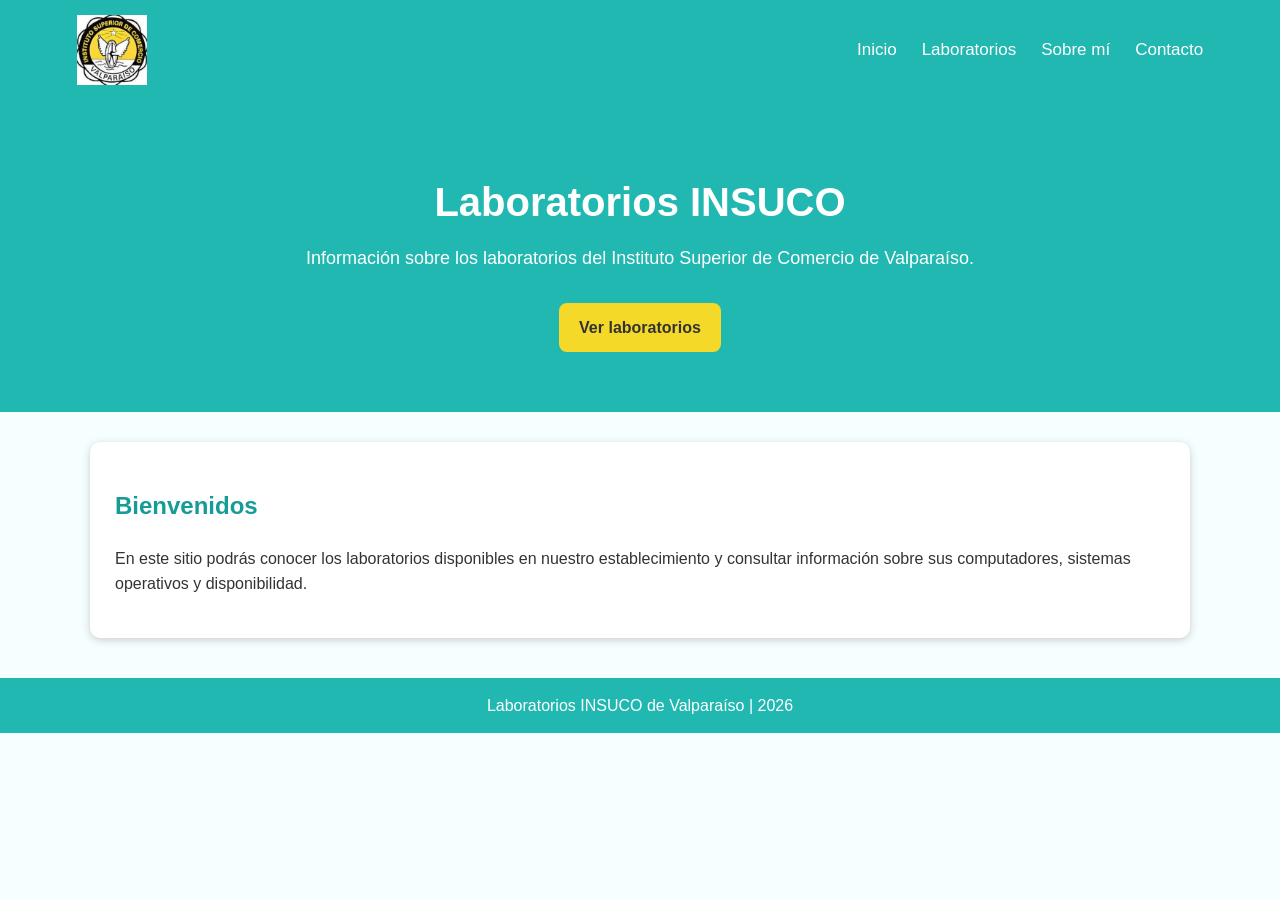
<file: index.html>
<!DOCTYPE html>

<html lang="es">
<head>
    <meta charset="UTF-8">
    <meta name="viewport" content="width=device-width, initial-scale=1.0">
    <title>Laboratorios INSUCO</title>
    <link rel="stylesheet" href="estilos.css">
</head>

<body>

<header>
    <nav class="navbar">


    <a href="index.html" class="logo">
        <img src="logoinsuco.jpg" alt="Logo INSUCO">
    </a>

    <div class="menu">
        <a href="index.html">Inicio</a>
        <a href="laboratorios.html">Laboratorios</a>
        <a href="sobremi.html">Sobre mí</a>
        <a href="contacto.html">Contacto</a>
    </div>

</nav>


</header>

<main>


<section class="hero">
    <h1>Laboratorios INSUCO</h1>

    <p>
        Información sobre los laboratorios del
        Instituto Superior de Comercio de Valparaíso.
    </p>

    <a href="laboratorios.html" class="boton">
        Ver laboratorios
    </a>
</section>

<section class="contenido">

    <div class="bloque">

        <h2>Bienvenidos</h2>

        <p>
            En este sitio podrás conocer los laboratorios
            disponibles en nuestro establecimiento y consultar
            información sobre sus computadores, sistemas
            operativos y disponibilidad.
        </p>

    </div>

</section>


</main>

<footer>
    <p>Laboratorios INSUCO de Valparaíso | 2026</p>
</footer>

</body>
</html>
</file>
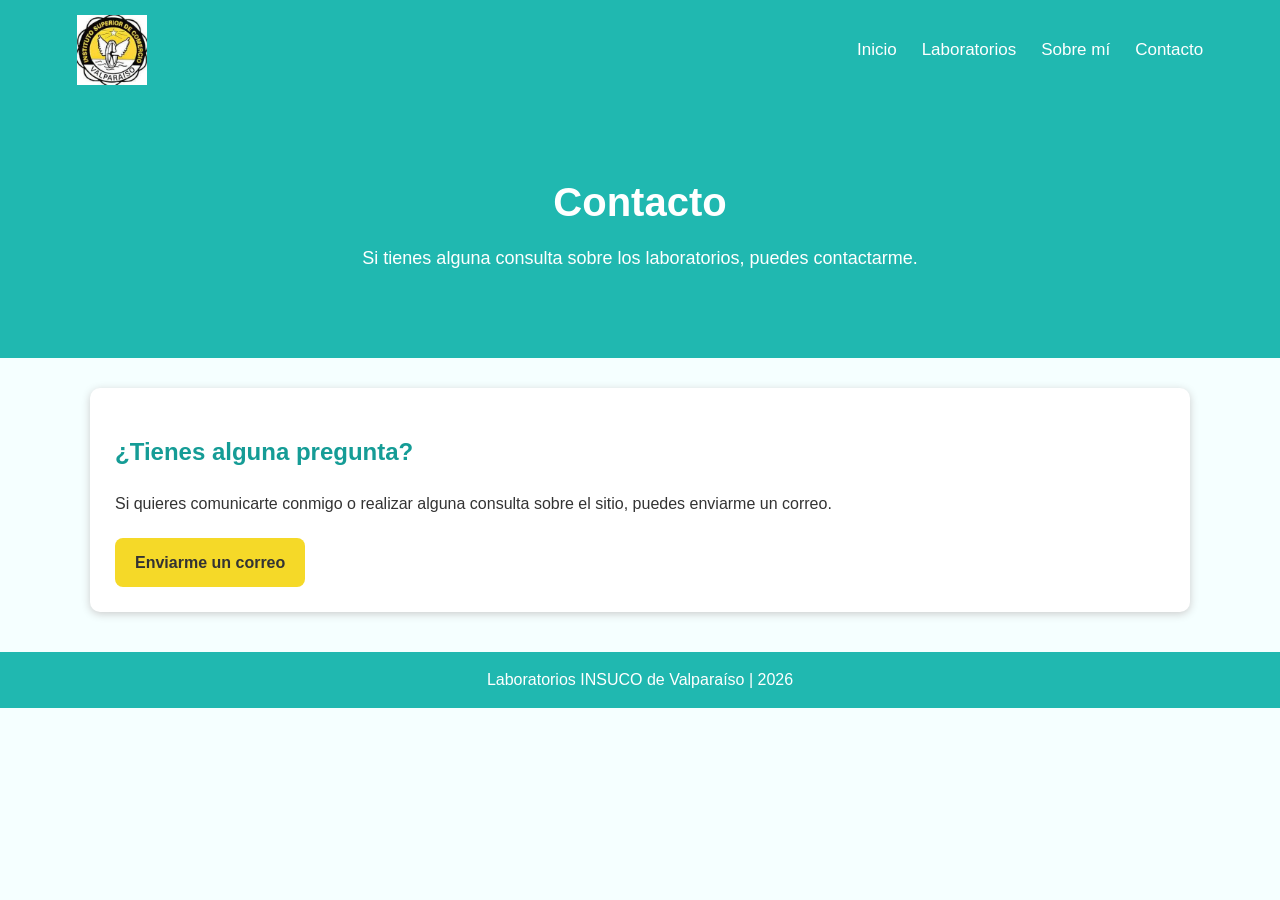
<file: contacto.html>
<!DOCTYPE html>

<html lang="es">
<head>
    <meta charset="UTF-8">
    <meta name="viewport" content="width=device-width, initial-scale=1.0">
    <title>Contacto | INSUCO</title>
    <link rel="stylesheet" href="estilos.css">
</head>

<body>

<header>
    <nav class="navbar">


    <a href="index.html" class="logo">
        <img src="logoinsuco.jpg" alt="Logo INSUCO">
    </a>

    <div class="menu">
        <a href="index.html">Inicio</a>
        <a href="laboratorios.html">Laboratorios</a>
        <a href="sobremi.html">Sobre mí</a>
        <a href="contacto.html">Contacto</a>
    </div>

</nav>


</header>

<main>


<section class="hero">
    <h1>Contacto</h1>

    <p>
        Si tienes alguna consulta sobre los laboratorios,
        puedes contactarme.
    </p>
</section>

<section class="contenido">

    <div class="bloque">

        <h2>¿Tienes alguna pregunta?</h2>

        <p>
            Si quieres comunicarte conmigo o realizar alguna
            consulta sobre el sitio, puedes enviarme un correo.
        </p>

        <a href="mailto:avilavalentina913@gmail.com" class="boton">
            Enviarme un correo
        </a>

    </div>

</section>


</main>

<footer>
    <p>Laboratorios INSUCO de Valparaíso | 2026</p>
</footer>

</body>
</html>
</file>
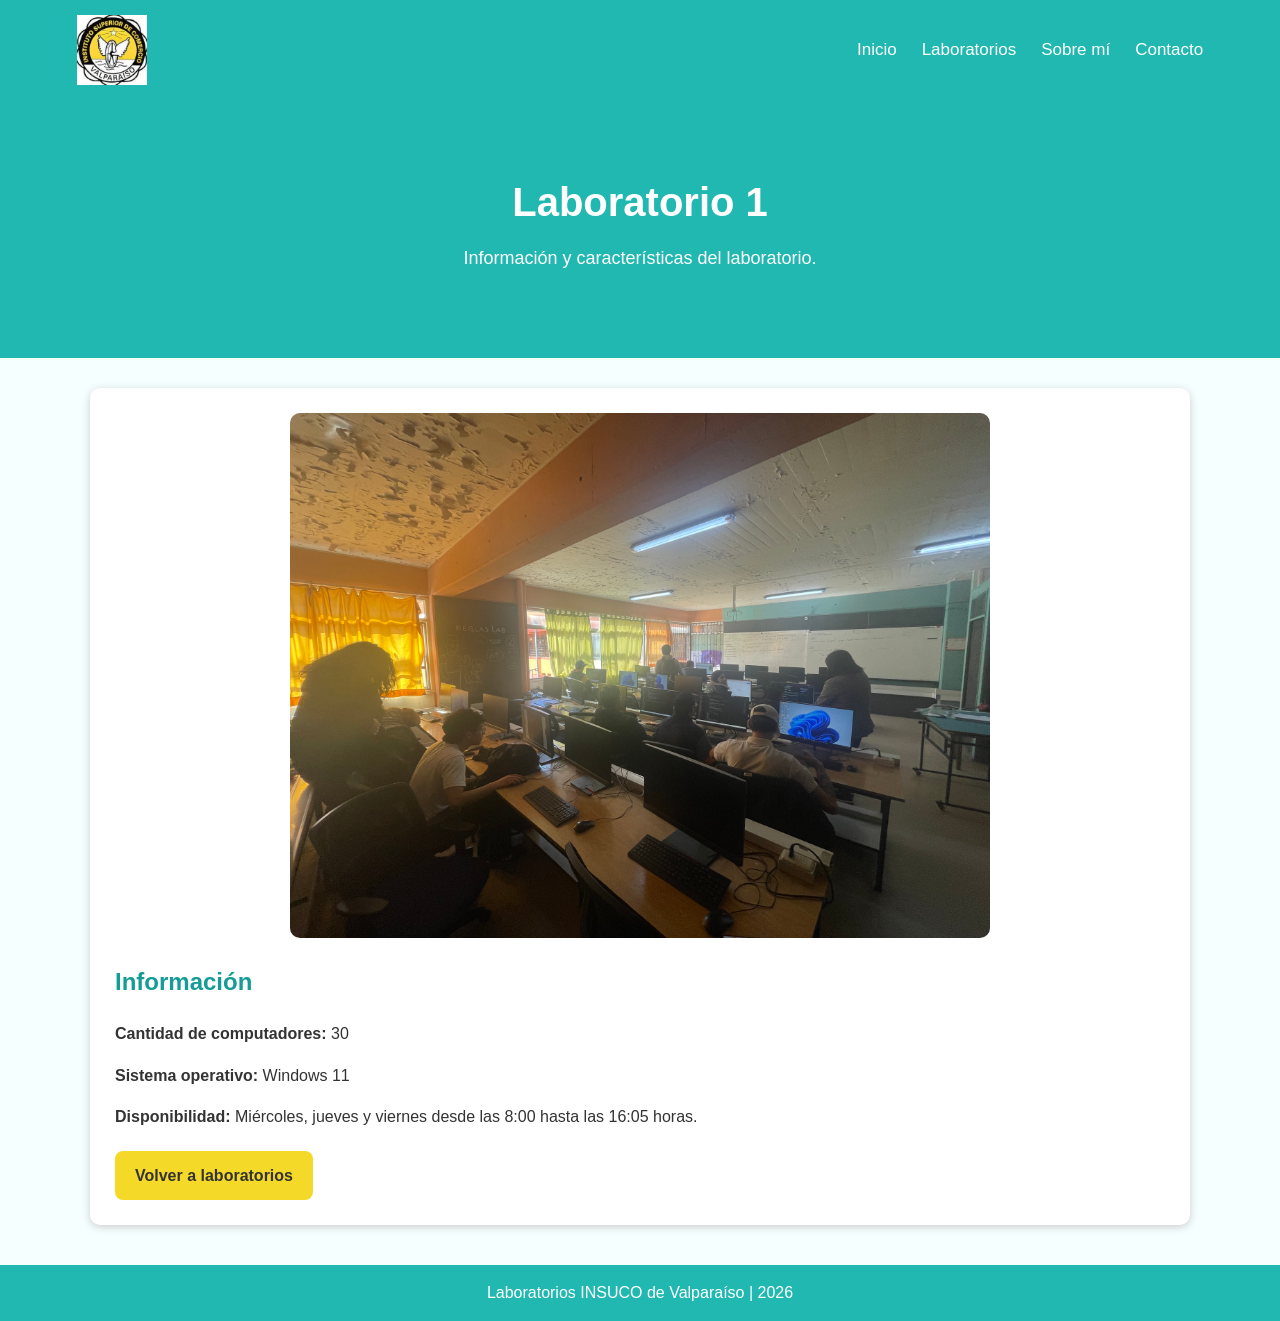
<file: laboratorio1.html>
<!DOCTYPE html>

<html lang="es">
<head>
    <meta charset="UTF-8">
    <meta name="viewport" content="width=device-width, initial-scale=1.0">
    <title>Laboratorio 1 | INSUCO</title>
    <link rel="stylesheet" href="estilos.css">
</head>

<body>

<header>
    <nav class="navbar">


    <a href="index.html" class="logo">
        <img src="logoinsuco.jpg" alt="Logo INSUCO">
    </a>

    <div class="menu">
        <a href="index.html">Inicio</a>
        <a href="laboratorios.html">Laboratorios</a>
        <a href="sobremi.html">Sobre mí</a>
        <a href="contacto.html">Contacto</a>
    </div>

</nav>


</header>

<main>


<section class="hero">
    <h1>Laboratorio 1</h1>
    <p>Información y características del laboratorio.</p>
</section>

<section class="contenido">

    <div class="bloque">

        <img class="imagen-lab"
             src="lab1.jpg"
             alt="Laboratorio 1">

        <h2>Información</h2>

        <p><strong>Cantidad de computadores:</strong> 30</p>

        <p><strong>Sistema operativo:</strong> Windows 11</p>

        <p><strong>Disponibilidad:</strong> Miércoles, jueves y viernes desde las 8:00 hasta las 16:05 horas.</p>

        <a href="laboratorios.html" class="boton">
            Volver a laboratorios
        </a>

    </div>

</section>


</main>

<footer>
    <p>Laboratorios INSUCO de Valparaíso | 2026</p>
</footer>

</body>
</html>
</file>
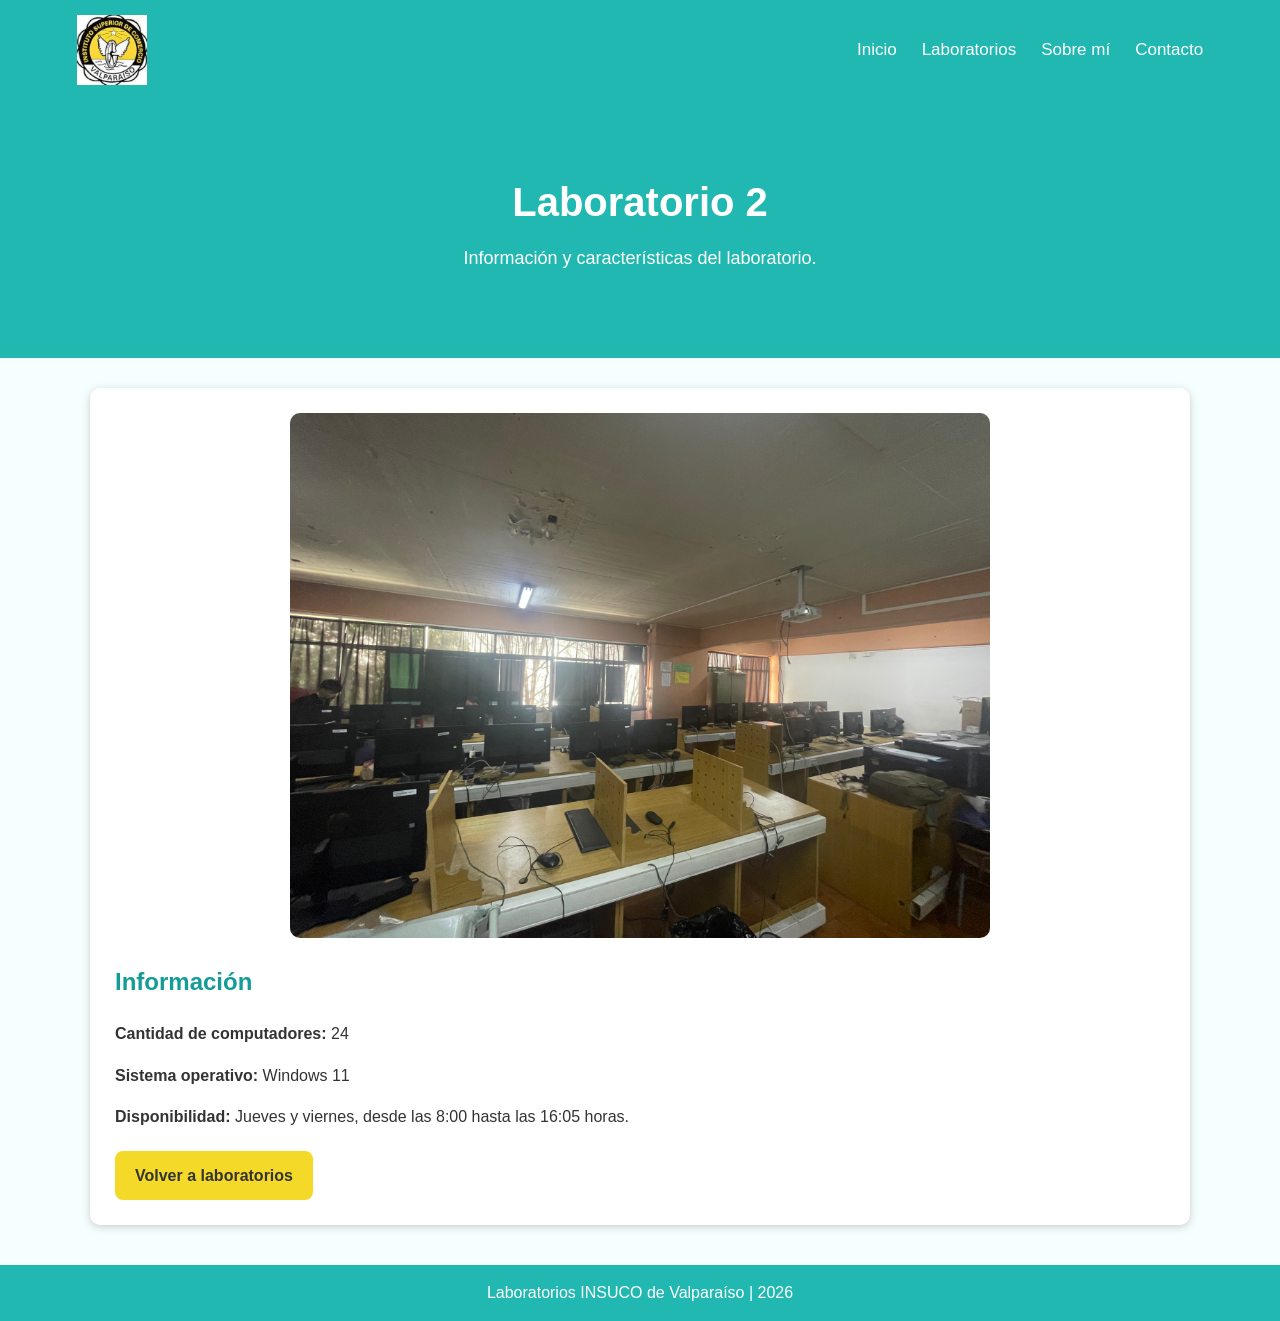
<file: laboratorio2.html>
<!DOCTYPE html>

<html lang="es">
<head>
    <meta charset="UTF-8">
    <meta name="viewport" content="width=device-width, initial-scale=1.0">
    <title>Laboratorio 2 | INSUCO</title>
    <link rel="stylesheet" href="estilos.css">
</head>

<body>

<header>
    <nav class="navbar">


    <a href="index.html" class="logo">
        <img src="logoinsuco.jpg" alt="Logo INSUCO">
    </a>

    <div class="menu">
        <a href="index.html">Inicio</a>
        <a href="laboratorios.html">Laboratorios</a>
        <a href="sobremi.html">Sobre mí</a>
        <a href="contacto.html">Contacto</a>
    </div>

</nav>


</header>

<main>


<section class="hero">
    <h1>Laboratorio 2</h1>
    <p>Información y características del laboratorio.</p>
</section>

<section class="contenido">

    <div class="bloque">

        <img class="imagen-lab"
             src="lab2.jpg"
             alt="Laboratorio 2">

        <h2>Información</h2>

        <p><strong>Cantidad de computadores:</strong> 24</p>

        <p><strong>Sistema operativo:</strong> Windows 11</p>

        <p><strong>Disponibilidad:</strong> Jueves y viernes, desde las 8:00 hasta las 16:05 horas.</p>

        <a href="laboratorios.html" class="boton">
            Volver a laboratorios
        </a>

    </div>

</section>


</main>

<footer>
    <p>Laboratorios INSUCO de Valparaíso | 2026</p>
</footer>

</body>
</html>
</file>
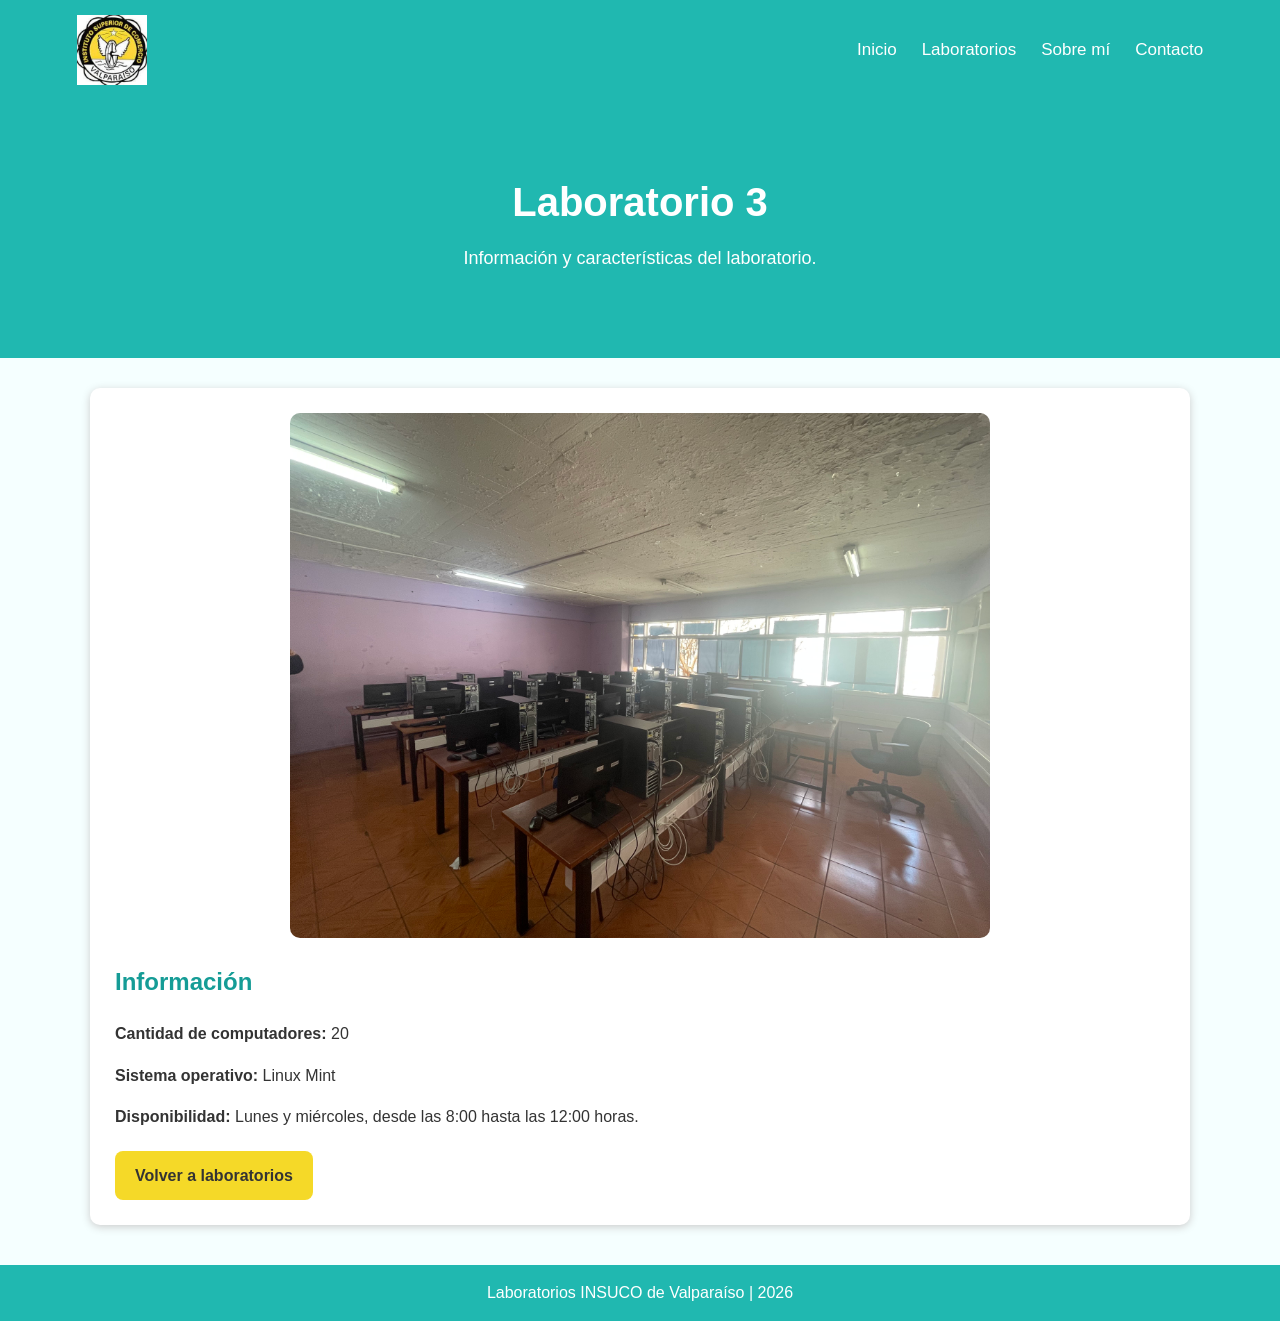
<file: laboratorio3.html>
<!DOCTYPE html>

<html lang="es">
<head>
    <meta charset="UTF-8">
    <meta name="viewport" content="width=device-width, initial-scale=1.0">
    <title>Laboratorio 3 | INSUCO</title>
    <link rel="stylesheet" href="estilos.css">
</head>

<body>

<header>
    <nav class="navbar">


    <a href="index.html" class="logo">
        <img src="logoinsuco.jpg" alt="Logo INSUCO">
    </a>

    <div class="menu">
        <a href="index.html">Inicio</a>
        <a href="laboratorios.html">Laboratorios</a>
        <a href="sobremi.html">Sobre mí</a>
        <a href="contacto.html">Contacto</a>
    </div>

</nav>


</header>

<main>


<section class="hero">
    <h1>Laboratorio 3</h1>
    <p>Información y características del laboratorio.</p>
</section>

<section class="contenido">

    <div class="bloque">

        <img class="imagen-lab"
             src="lab3.jpg"
             alt="Laboratorio 3">

        <h2>Información</h2>

        <p><strong>Cantidad de computadores:</strong> 20</p>

        <p><strong>Sistema operativo:</strong> Linux Mint</p>

        <p><strong>Disponibilidad:</strong> Lunes y miércoles, desde las 8:00 hasta las 12:00 horas.</p>

        <a href="laboratorios.html" class="boton">
            Volver a laboratorios
        </a>

    </div>

</section>


</main>

<footer>
    <p>Laboratorios INSUCO de Valparaíso | 2026</p>
</footer>

</body>
</html>
</file>
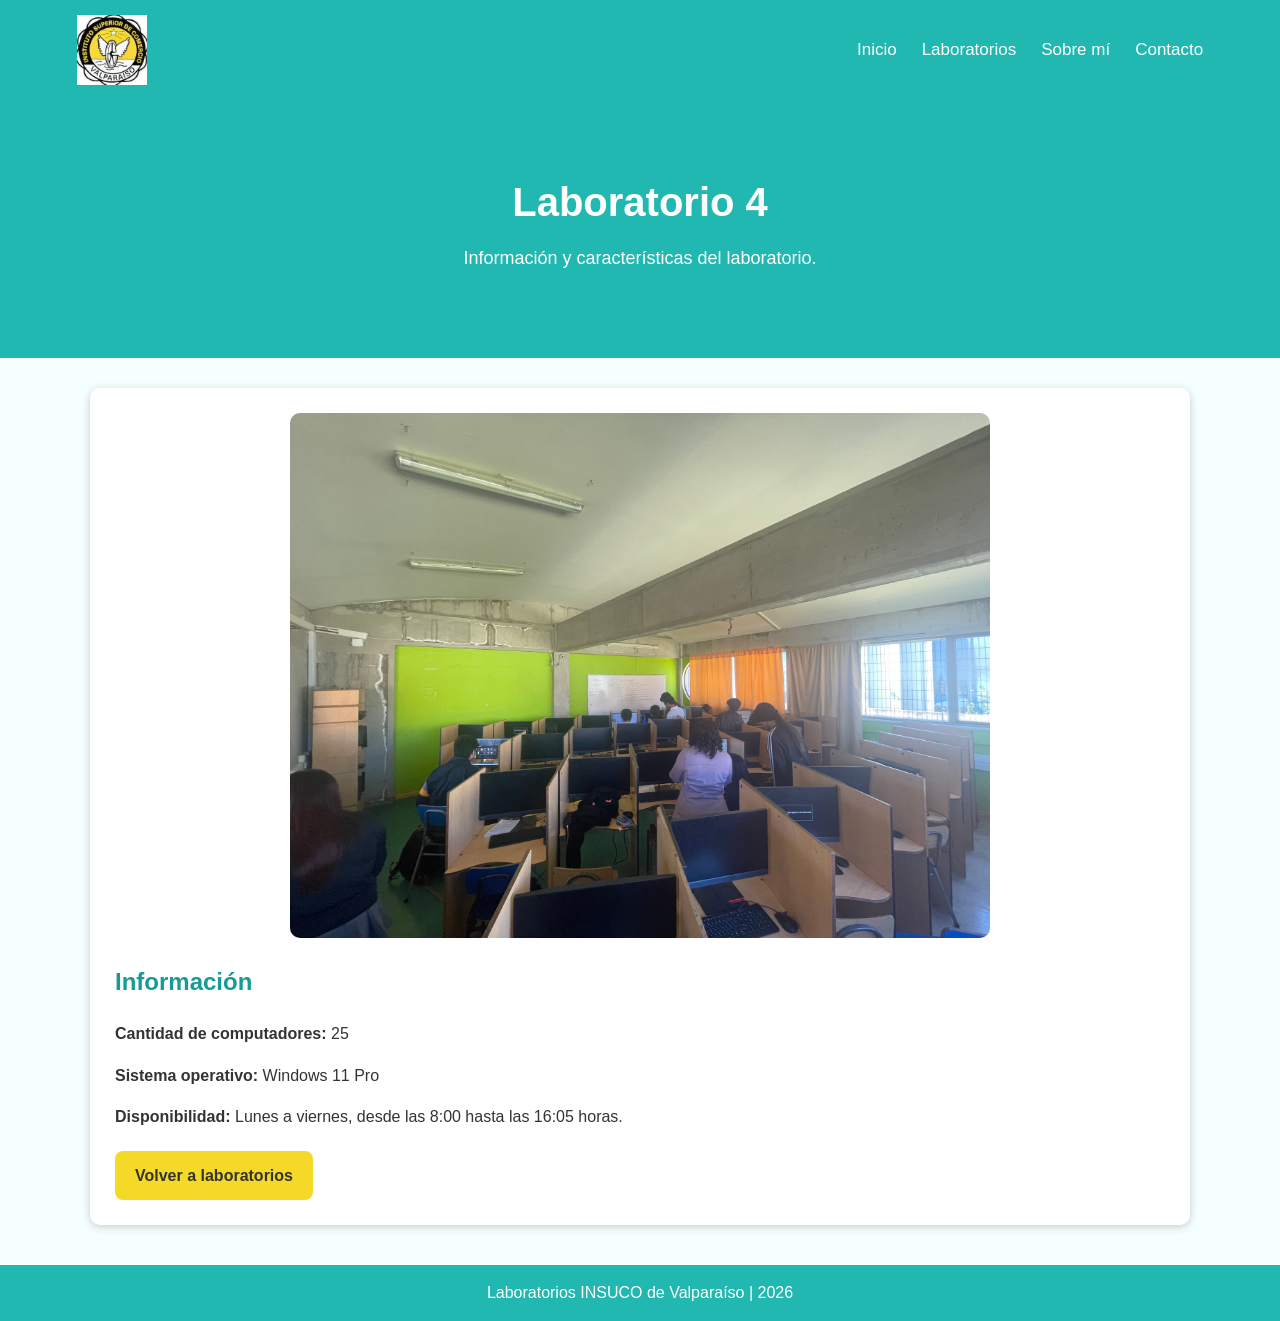
<file: laboratorio4.html>
<!DOCTYPE html>

<html lang="es">
<head>
    <meta charset="UTF-8">
    <meta name="viewport" content="width=device-width, initial-scale=1.0">
    <title>Laboratorio 4 | INSUCO</title>
    <link rel="stylesheet" href="estilos.css">
</head>

<body>

<header>
    <nav class="navbar">


    <a href="index.html" class="logo">
        <img src="logoinsuco.jpg" alt="Logo INSUCO">
    </a>

    <div class="menu">
        <a href="index.html">Inicio</a>
        <a href="laboratorios.html">Laboratorios</a>
        <a href="sobremi.html">Sobre mí</a>
        <a href="contacto.html">Contacto</a>
    </div>

</nav>


</header>

<main>


<section class="hero">
    <h1>Laboratorio 4</h1>
    <p>Información y características del laboratorio.</p>
</section>

<section class="contenido">

    <div class="bloque">

        <img class="imagen-lab"
             src="lab4.jpg"
             alt="Laboratorio 4">

        <h2>Información</h2>

        <p><strong>Cantidad de computadores:</strong> 25</p>

        <p><strong>Sistema operativo:</strong> Windows 11 Pro</p>

        <p><strong>Disponibilidad:</strong> Lunes a viernes, desde las 8:00 hasta las 16:05 horas.</p>

        <a href="laboratorios.html" class="boton">
            Volver a laboratorios
        </a>

    </div>

</section>


</main>

<footer>
    <p>Laboratorios INSUCO de Valparaíso | 2026</p>
</footer>

</body>
</html>
</file>
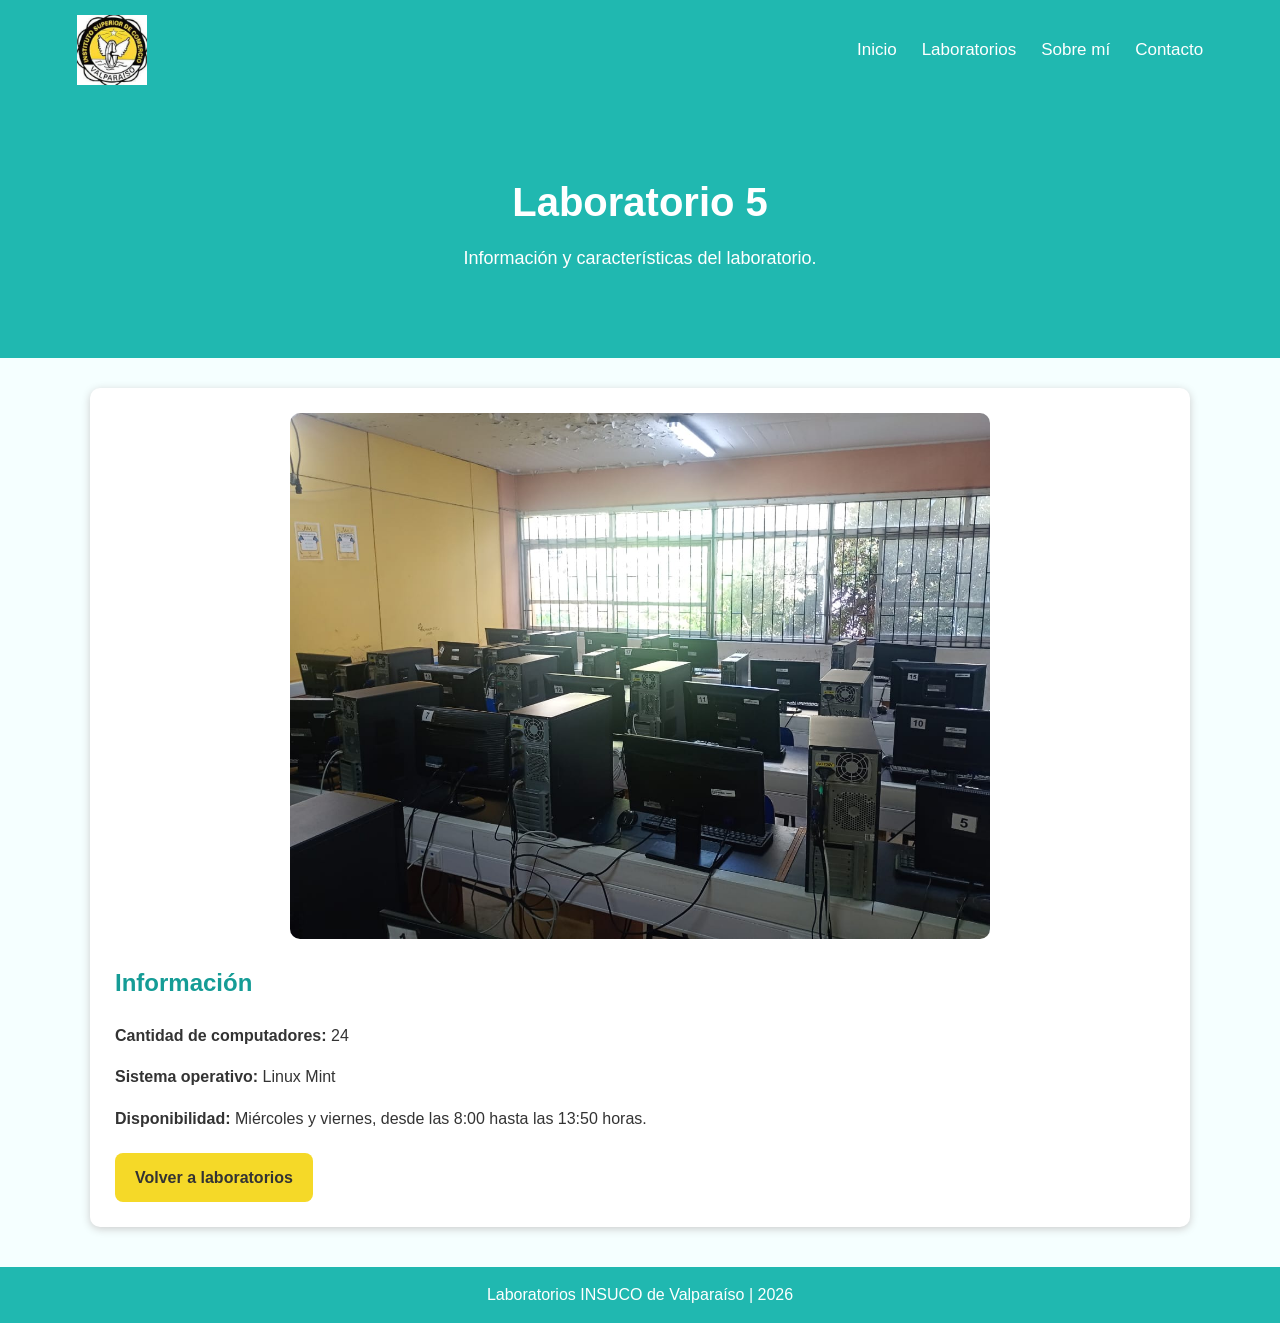
<file: laboratorio5.html>
<!DOCTYPE html>

<html lang="es">
<head>
    <meta charset="UTF-8">
    <meta name="viewport" content="width=device-width, initial-scale=1.0">
    <title>Laboratorio 5 | INSUCO</title>
    <link rel="stylesheet" href="estilos.css">
</head>

<body>

<header>
    <nav class="navbar">


    <a href="index.html" class="logo">
        <img src="logoinsuco.jpg" alt="Logo INSUCO">
    </a>

    <div class="menu">
        <a href="index.html">Inicio</a>
        <a href="laboratorios.html">Laboratorios</a>
        <a href="sobremi.html">Sobre mí</a>
        <a href="contacto.html">Contacto</a>
    </div>

</nav>


</header>

<main>


<section class="hero">
    <h1>Laboratorio 5</h1>
    <p>Información y características del laboratorio.</p>
</section>

<section class="contenido">

    <div class="bloque">

        <img class="imagen-lab"
             src="lab5.jpg"
             alt="Laboratorio 5">

        <h2>Información</h2>

        <p><strong>Cantidad de computadores:</strong> 24</p>

        <p><strong>Sistema operativo:</strong> Linux Mint</p>

        <p><strong>Disponibilidad:</strong> Miércoles y viernes, desde las 8:00 hasta las 13:50 horas.</p>

        <a href="laboratorios.html" class="boton">
            Volver a laboratorios
        </a>

    </div>

</section>


</main>

<footer>
    <p>Laboratorios INSUCO de Valparaíso | 2026</p>
</footer>

</body>
</html>
</file>
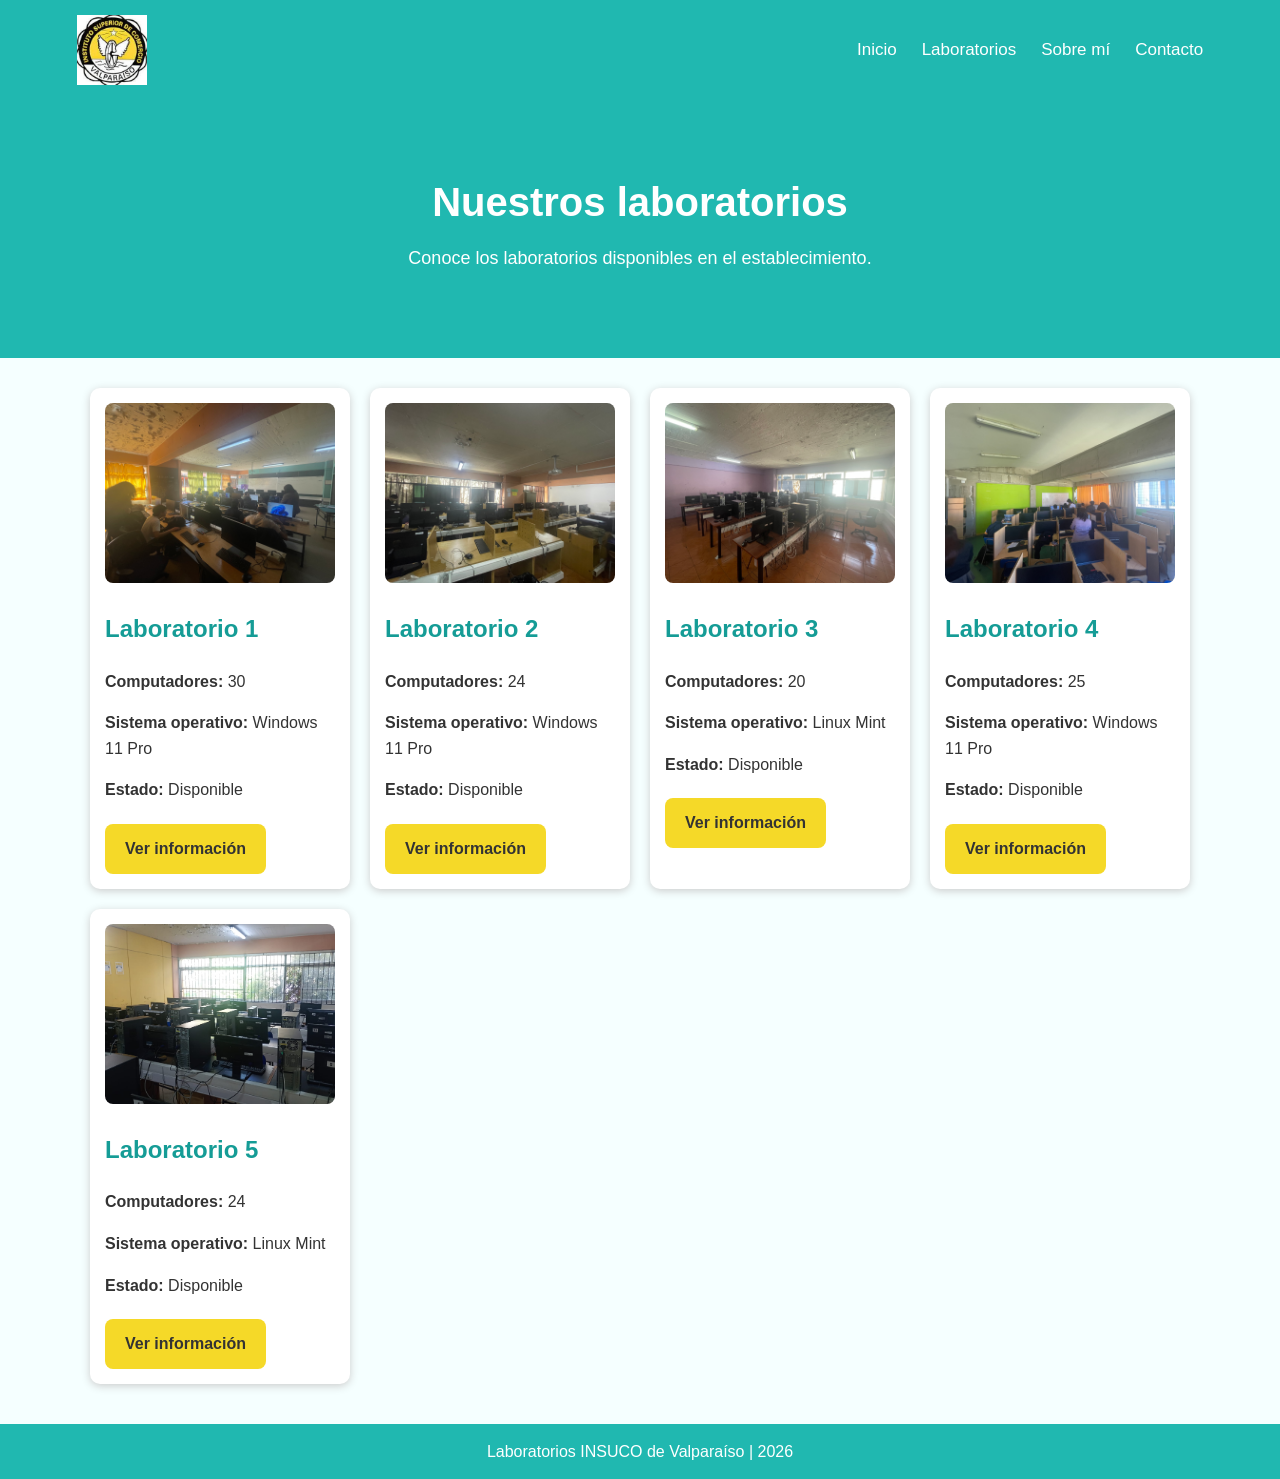
<file: laboratorios.html>
<!DOCTYPE html>

<html lang="es">
<head>
    <meta charset="UTF-8">
    <meta name="viewport" content="width=device-width, initial-scale=1.0">
    <title>Laboratorios | INSUCO</title>
    <link rel="stylesheet" href="estilos.css">
</head>

<body>

<header>
    <nav class="navbar">


    <a href="index.html" class="logo">
        <img src="logoinsuco.jpg" alt="Logo INSUCO">
    </a>

    <div class="menu">
        <a href="index.html">Inicio</a>
        <a href="laboratorios.html">Laboratorios</a>
        <a href="sobremi.html">Sobre mí</a>
        <a href="contacto.html">Contacto</a>
    </div>

</nav>


</header>

<main>


<section class="hero">
    <h1>Nuestros laboratorios</h1>

    <p>
        Conoce los laboratorios disponibles en el establecimiento.
    </p>
</section>

<section class="contenido">

    <div class="laboratorios">

        <div class="card">

            <img src="lab1.jpg" alt="Laboratorio 1">

            <h2>Laboratorio 1</h2>

            <p><strong>Computadores:</strong> 30</p>
            <p><strong>Sistema operativo:</strong> Windows 11 Pro</p>
            <p><strong>Estado:</strong> Disponible</p>

            <a href="laboratorio1.html" class="boton">
                Ver información
            </a>

        </div>

        <div class="card">

            <img src="lab2.jpg" alt="Laboratorio 2">

            <h2>Laboratorio 2</h2>

            <p><strong>Computadores:</strong> 24</p>
            <p><strong>Sistema operativo:</strong> Windows 11 Pro</p>
            <p><strong>Estado:</strong> Disponible</p>

            <a href="laboratorio2.html" class="boton">
                Ver información
            </a>

        </div>

        <div class="card">

            <img src="lab3.jpg" alt="Laboratorio 3">

            <h2>Laboratorio 3</h2>

            <p><strong>Computadores:</strong> 20</p>
            <p><strong>Sistema operativo:</strong> Linux Mint</p>
            <p><strong>Estado:</strong> Disponible</p>

            <a href="laboratorio3.html" class="boton">
                Ver información
            </a>

        </div>

        <div class="card">

            <img src="lab4.jpg" alt="Laboratorio 4">

            <h2>Laboratorio 4</h2>

            <p><strong>Computadores:</strong> 25</p>
            <p><strong>Sistema operativo:</strong> Windows 11 Pro</p>
            <p><strong>Estado:</strong> Disponible</p>

            <a href="laboratorio4.html" class="boton">
                Ver información
            </a>

        </div>

        <div class="card">

            <img src="lab5.jpg" alt="Laboratorio 5">

            <h2>Laboratorio 5</h2>

            <p><strong>Computadores:</strong> 24</p>
            <p><strong>Sistema operativo:</strong> Linux Mint</p>
            <p><strong>Estado:</strong> Disponible</p>

            <a href="laboratorio5.html" class="boton">
                Ver información
            </a>

        </div>

    </div>

</section>


</main>

<footer>
    <p>Laboratorios INSUCO de Valparaíso | 2026</p>
</footer>

</body>
</html>
</file>
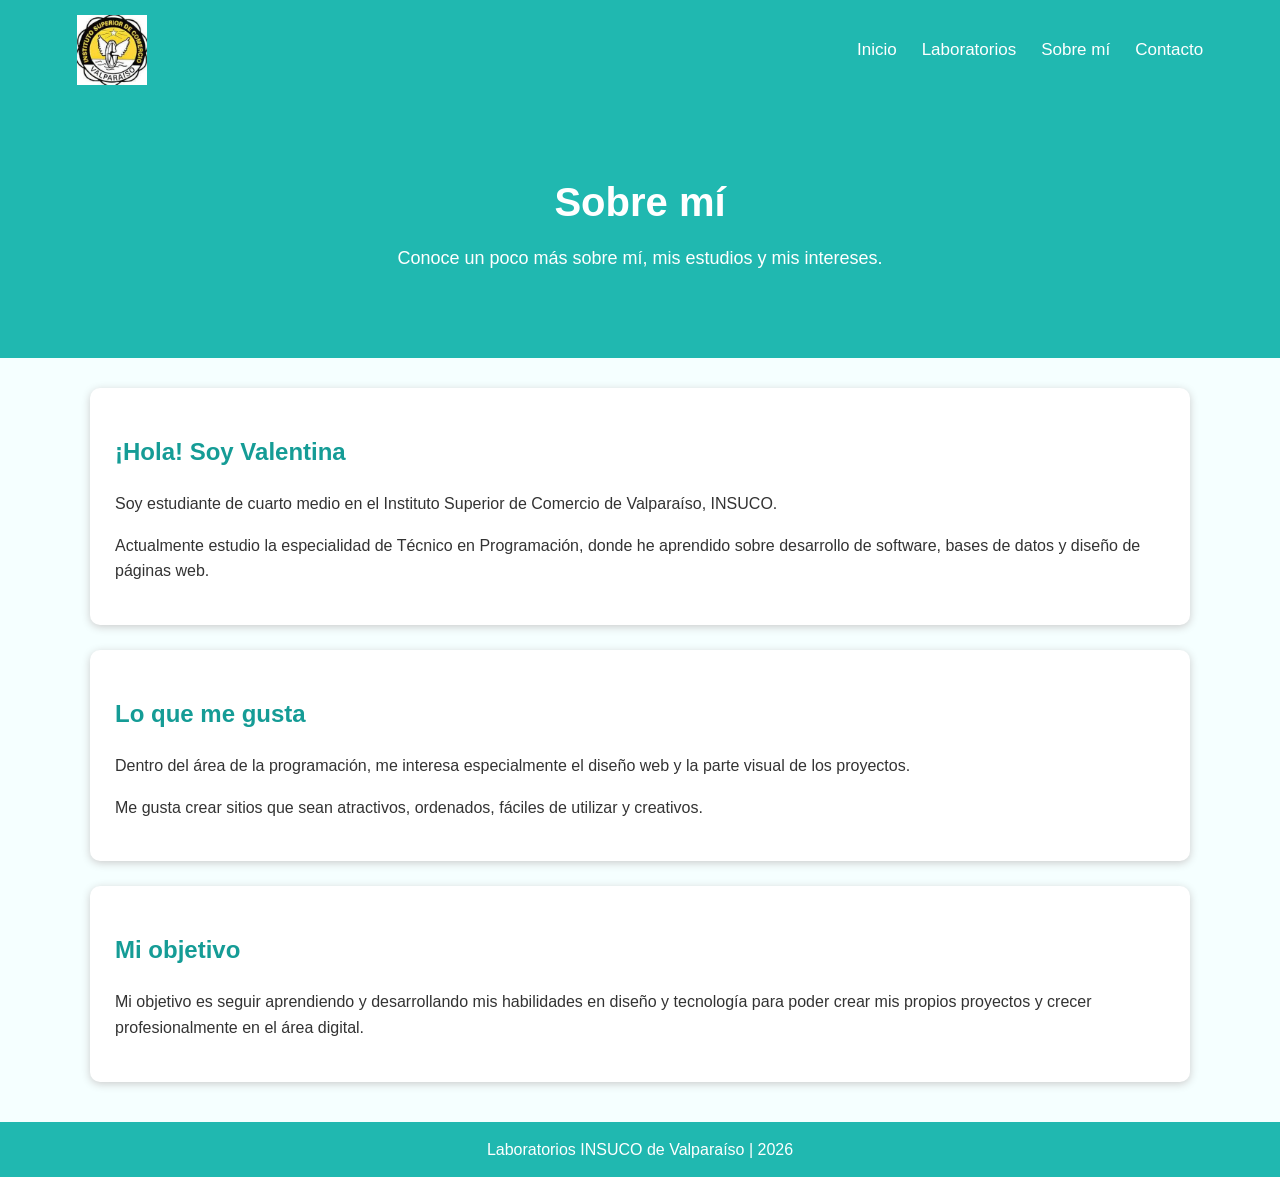
<file: sobremi.html>
<!DOCTYPE html>

<html lang="es">
<head>
    <meta charset="UTF-8">
    <meta name="viewport" content="width=device-width, initial-scale=1.0">
    <title>Sobre mí | INSUCO</title>
    <link rel="stylesheet" href="estilos.css">
</head>

<body>

<header>
    <nav class="navbar">


    <a href="index.html" class="logo">
        <img src="logoinsuco.jpg" alt="Logo INSUCO">
    </a>

    <div class="menu">
        <a href="index.html">Inicio</a>
        <a href="laboratorios.html">Laboratorios</a>
        <a href="sobremi.html">Sobre mí</a>
        <a href="contacto.html">Contacto</a>
    </div>

</nav>


</header>

<main>


<section class="hero">
    <h1>Sobre mí</h1>

    <p>
        Conoce un poco más sobre mí, mis estudios y mis intereses.
    </p>
</section>

<section class="contenido">

    <div class="bloque">

        <h2>¡Hola! Soy Valentina</h2>

        <p>
            Soy estudiante de cuarto medio en el
            Instituto Superior de Comercio de Valparaíso,
            INSUCO.
        </p>

        <p>
            Actualmente estudio la especialidad de
            Técnico en Programación, donde he aprendido
            sobre desarrollo de software, bases de datos
            y diseño de páginas web.
        </p>

    </div>

    <div class="bloque">

        <h2>Lo que me gusta</h2>

        <p>
            Dentro del área de la programación, me interesa
            especialmente el diseño web y la parte visual
            de los proyectos.
        </p>

        <p>
            Me gusta crear sitios que sean atractivos,
            ordenados, fáciles de utilizar y creativos.
        </p>

    </div>

    <div class="bloque">

        <h2>Mi objetivo</h2>

        <p>
            Mi objetivo es seguir aprendiendo y desarrollando
            mis habilidades en diseño y tecnología para poder
            crear mis propios proyectos y crecer profesionalmente
            en el área digital.
        </p>

    </div>

</section>


</main>

<footer>
    <p>Laboratorios INSUCO de Valparaíso | 2026</p>
</footer>

</body>
</html>
</file>
<file: estilos.css>
* {
  box-sizing: border-box;
  }

body {
margin: 0;
font-family: Arial, sans-serif;
background-color: #f5ffff;
color: #333;
line-height: 1.6;
}

.navbar {
background-color: #20b8b0;
padding: 15px 6%;
display: flex;
align-items: center;
justify-content: space-between;
}

.logo img {
width: 70px;
display: block;
}

.menu {
display: flex;
align-items: center;
gap: 25px;
}

.menu a {
color: white;
text-decoration: none;
font-size: 17px;
}

.menu a:hover {
color: #ffe44d;
}

.hero {
background-color: #20b8b0;
color: white;
text-align: center;
padding: 60px 20px;
}

.hero h1 {
font-size: clamp(30px, 5vw, 40px);
margin: 10px 0;
}

.hero p {
font-size: 18px;
max-width: 700px;
margin: 0 auto 25px;
}

.contenido {
width: min(1100px, 90%);
margin: 30px auto;
}

.bloque {
background-color: white;
padding: 25px;
margin-bottom: 25px;
border-radius: 10px;
box-shadow: 0 2px 8px #cccccc;
}

.bloque h2 {
color: #159c96;
}

.laboratorios {
display: grid;
grid-template-columns: repeat(auto-fit, minmax(260px, 1fr));
gap: 20px;
}

.card {
background-color: white;
padding: 15px;
border-radius: 10px;
box-shadow: 0 2px 8px #cccccc;
}

.card img {
width: 100%;
height: 180px;
object-fit: cover;
border-radius: 8px;
}

.card h2 {
color: #159c96;
}

.imagen-lab {
width: 100%;
max-width: 700px;
display: block;
margin: 0 auto 25px;
border-radius: 10px;
}

.boton {
display: inline-block;
background-color: #f5d928;
color: #333;
padding: 12px 20px;
margin-top: 5px;
text-decoration: none;
border-radius: 8px;
font-weight: bold;
border: none;
}

.boton:hover {
background-color: #20b8b0;
color: white;
}

footer {
background-color: #20b8b0;
color: white;
text-align: center;
padding: 15px;
margin-top: 40px;
}

footer p {
margin: 0;
}

@media (max-width: 700px) {


.navbar {
    flex-direction: column;
    gap: 12px;
}

.menu {
    flex-wrap: wrap;
    justify-content: center;
    gap: 10px 18px;
}

.menu a {
    font-size: 15px;
}

.hero {
    padding: 50px 20px;
}

.hero h1 {
    font-size: 30px;
}

.hero p {
    font-size: 16px;
}

.contenido {
    width: 92%;
}

.bloque {
    padding: 20px;
}

.laboratorios {
    grid-template-columns: 1fr;
}

.card {
    width: 100%;
}

.card img {
    height: 200px;
}

}
</file>
